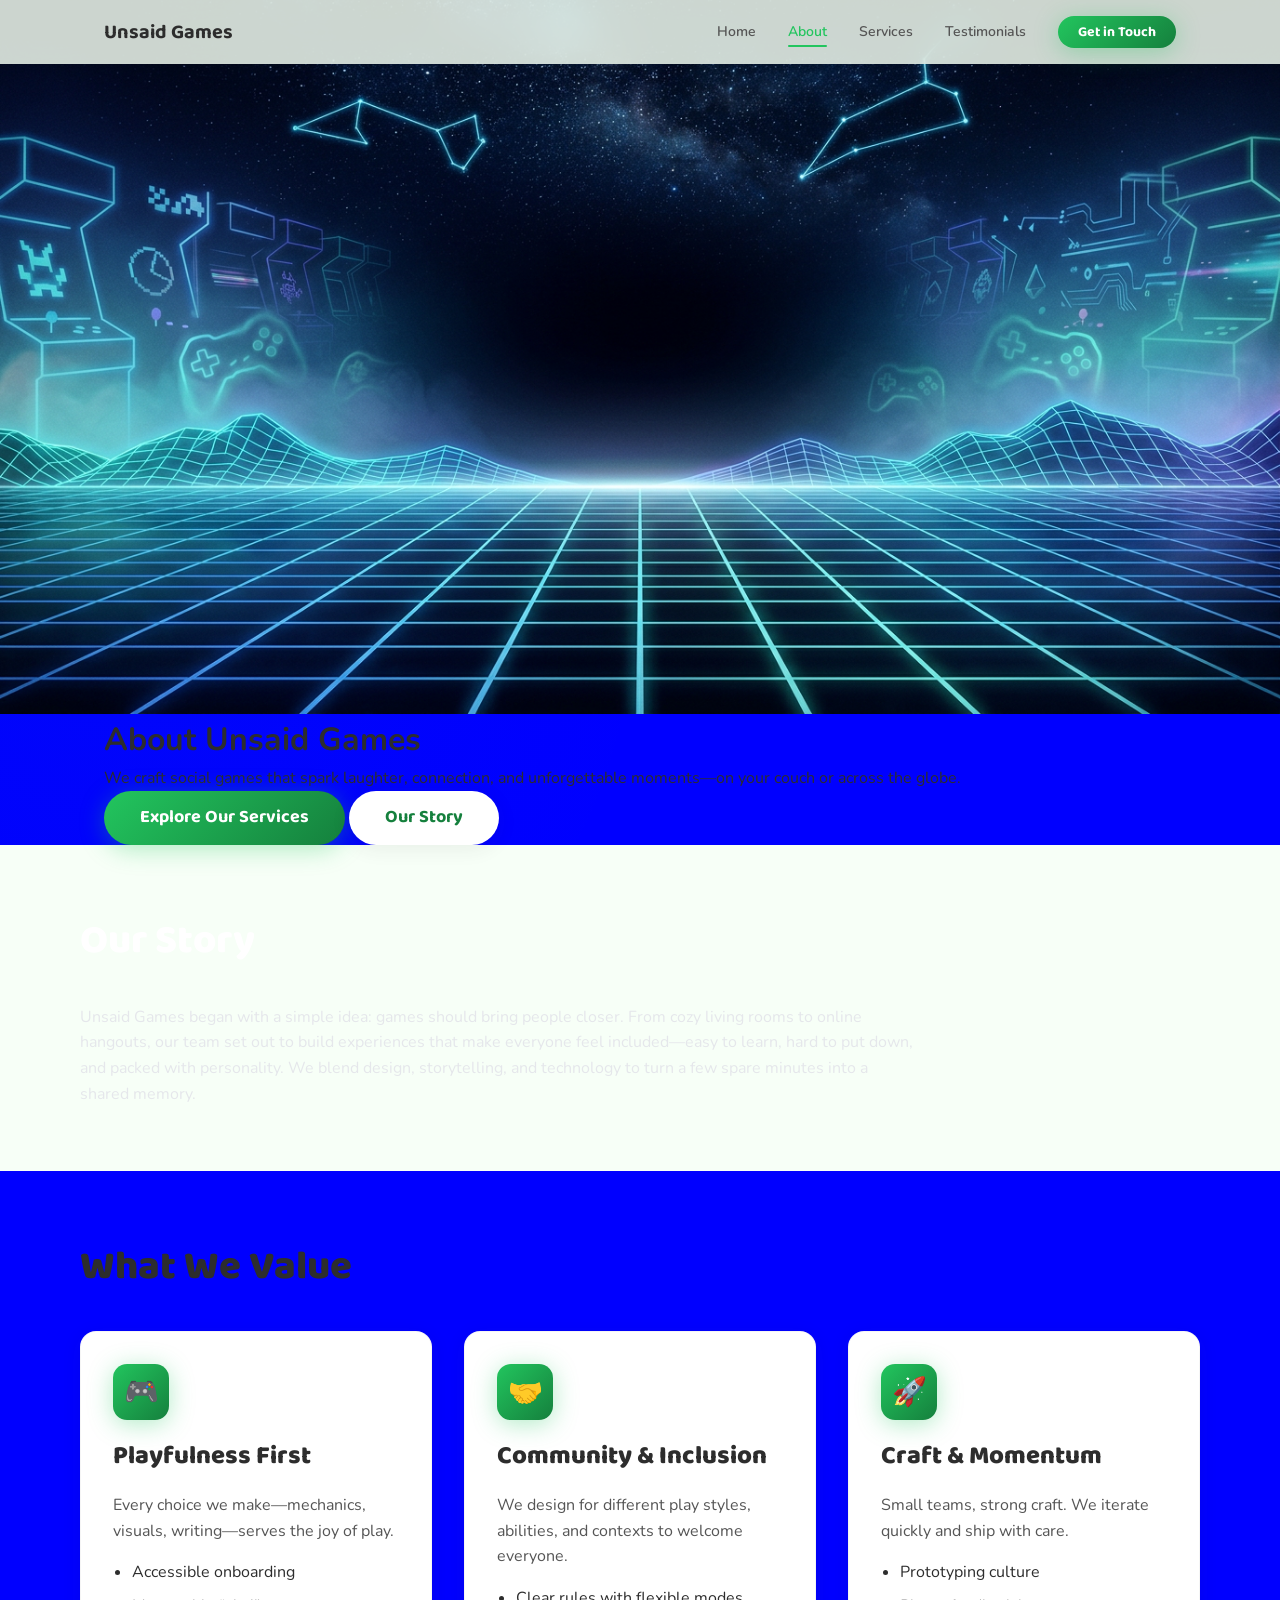
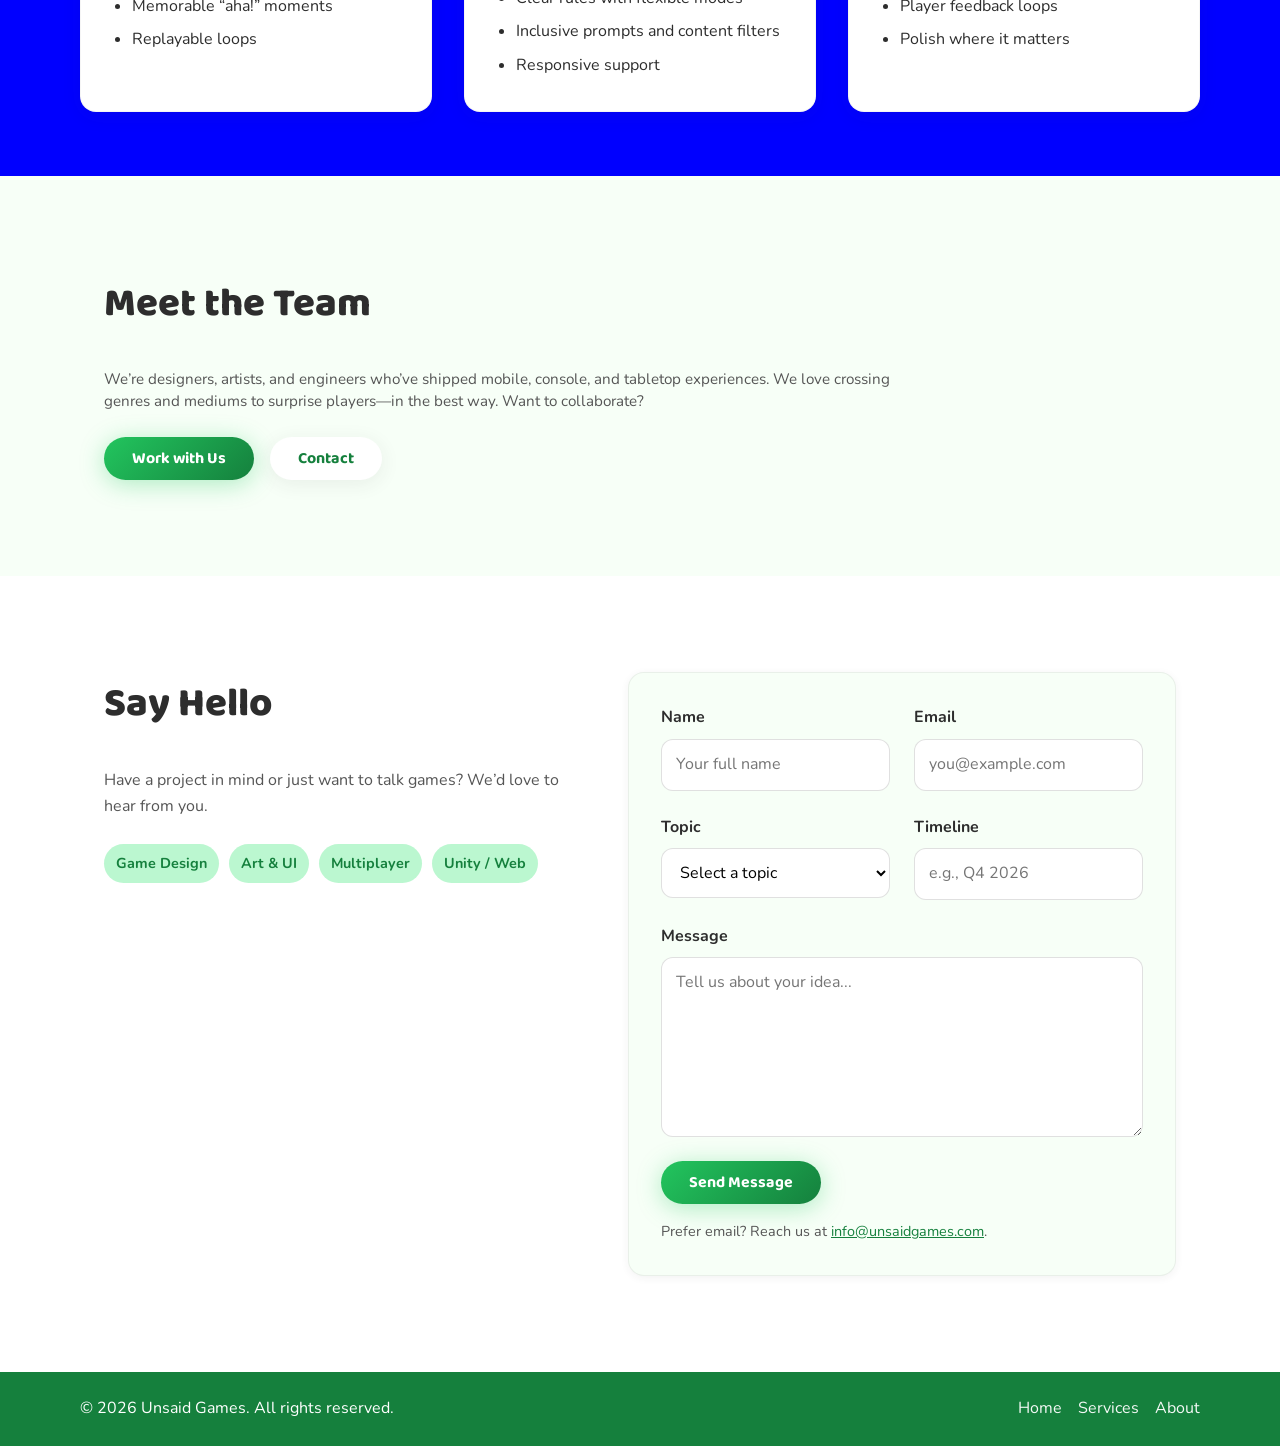
<file: about.html>
<!DOCTYPE html>
<html lang="en">
<head>
  <meta charset="UTF-8" />
  <meta name="viewport" content="width=device-width, initial-scale=1" />
  <title>About — Unsaid Games</title>
  <meta name="description" content="Learn about Unsaid Games: our mission, team, and the passion behind building joyful, social games." />
  <link href="https://fonts.googleapis.com/css2?family=Baloo+2:wght@700;800&family=Nunito:wght@400;600;700;800&display=swap" rel="stylesheet">
  <link rel="stylesheet" href="styles.css" />
</head>
<body>
  <!-- Navigation -->
  <nav id="nav" class="nav">
    <div class="container nav-inner">
      <div class="nav-logo">
        <div class="nav-brand">Unsaid Games</div>
      </div>
      <div class="nav-links" id="navLinks">
        <a href="index.html">Home</a>
        <a href="services.html">Services</a>
        <a class="btn btn-primary btn-sm" href="#contact">Get in Touch</a>
      </div>
      <button class="nav-toggle" id="navToggle" aria-label="Toggle navigation" aria-expanded="false">
        <span></span><span></span><span></span>
      </button>
    </div>
  </nav>

  <!-- Page Hero -->
  <header class="page-hero">
    <div class="container page-hero-inner">
      <h1 class="page-title">About Unsaid Games</h1>
      <p class="page-subtitle">
        We craft social games that spark laughter, connection, and unforgettable moments—on your couch or across the globe.
      </p>
      <div class="page-cta">
        <a class="btn btn-primary btn-lg" href="services.html">Explore Our Services</a>
        <a class="btn btn-white btn-lg" href="#story">Our Story</a>
      </div>
    </div>
  </header>

  <main>
    <!-- Story -->
    <section id="story" class="bg-cream-light">
      <div class="container" style="padding: 64px 0;">
        <h2 class="services-h2" style="color: #ffffff;">Our Story</h2>
        <p style="color: #E5E7EB; max-width: 840px;">
          Unsaid Games began with a simple idea: games should bring people closer. From cozy living rooms to online hangouts,
          our team set out to build experiences that make everyone feel included—easy to learn, hard to put down, and
          packed with personality. We blend design, storytelling, and technology to turn a few spare minutes into a shared memory.
        </p>
      </div>
    </section>

    <!-- Values -->
    <section>
      <div class="container" style="padding: 64px 0;">
        <h2 class="services-h2">What We Value</h2>
        <div class="service-cards" style="margin-top: 16px;">
          <article class="service-card">
            <div class="service-icon" aria-hidden="true">🎮</div>
            <h3 class="service-name">Playfulness First</h3>
            <p class="service-desc">Every choice we make—mechanics, visuals, writing—serves the joy of play.</p>
            <ul class="service-bullets">
              <li>Accessible onboarding</li>
              <li>Memorable “aha!” moments</li>
              <li>Replayable loops</li>
            </ul>
          </article>
          <article class="service-card">
            <div class="service-icon" aria-hidden="true">🤝</div>
            <h3 class="service-name">Community & Inclusion</h3>
            <p class="service-desc">We design for different play styles, abilities, and contexts to welcome everyone.</p>
            <ul class="service-bullets">
              <li>Clear rules with flexible modes</li>
              <li>Inclusive prompts and content filters</li>
              <li>Responsive support</li>
            </ul>
          </article>
          <article class="service-card">
            <div class="service-icon" aria-hidden="true">🚀</div>
            <h3 class="service-name">Craft & Momentum</h3>
            <p class="service-desc">Small teams, strong craft. We iterate quickly and ship with care.</p>
            <ul class="service-bullets">
              <li>Prototyping culture</li>
              <li>Player feedback loops</li>
              <li>Polish where it matters</li>
            </ul>
          </article>
        </div>
      </div>
    </section>

    <!-- Team Blurb -->
    <section class="services-faq">
      <div class="container">
        <h2 class="services-h2">Meet the Team</h2>
        <p class="game-desc" style="max-width: 820px;">
          We’re designers, artists, and engineers who’ve shipped mobile, console, and tabletop experiences.
          We love crossing genres and mediums to surprise players—in the best way. Want to collaborate?
        </p>
        <div class="services-cta" style="margin-top: 24px;">
          <a class="btn btn-primary" href="services.html">Work with Us</a>
          <a class="btn btn-white" href="#contact">Contact</a>
        </div>
      </div>
    </section>

    <!-- Contact -->
    <section id="contact" class="services-contact">
      <div class="container">
        <div class="contact-grid">
          <div class="contact-intro">
            <h2 class="services-h2">Say Hello</h2>
            <p>Have a project in mind or just want to talk games? We’d love to hear from you.</p>
            <div class="contact-meta">
              <span class="contact-chip">Game Design</span>
              <span class="contact-chip">Art & UI</span>
              <span class="contact-chip">Multiplayer</span>
              <span class="contact-chip">Unity / Web</span>
            </div>
          </div>
          <form class="contact-form" action="mailto:info@unsaidgames.com" method="post" enctype="text/plain">
            <div class="form-row">
              <div class="form-field">
                <label for="name">Name</label>
                <input id="name" name="Name" type="text" placeholder="Your full name" required>
              </div>
              <div class="form-field">
                <label for="email">Email</label>
                <input id="email" name="Email" type="email" placeholder="you@example.com" required>
              </div>
            </div>
            <div class="form-row">
              <div class="form-field">
                <label for="topic">Topic</label>
                <select id="topic" name="Topic" required>
                  <option value="">Select a topic</option>
                  <option>Partnership</option>
                  <option>Press</option>
                  <option>Job Inquiry</option>
                  <option>General</option>
                </select>
              </div>
              <div class="form-field">
                <label for="timeline">Timeline</label>
                <input id="timeline" name="Timeline" type="text" placeholder="e.g., Q4 2026">
              </div>
            </div>
            <div class="form-row">
              <div class="form-field full">
                <label for="message">Message</label>
                <textarea id="message" name="Message" rows="6" placeholder="Tell us about your idea..." required></textarea>
              </div>
            </div>
            <button class="btn btn-primary" type="submit">Send Message</button>
            <p class="contact-footnote">Prefer email? Reach us at <a href="mailto:info@unsaidgames.com">info@unsaidgames.com</a>.</p>
          </form>
        </div>
      </div>
    </section>
  </main>

  <footer class="footer">
    <div class="container" style="padding: 24px 0; display: flex; justify-content: space-between; align-items: center; flex-wrap: wrap; gap: 12px;">
      <div>&copy; <span id="year"></span> Unsaid Games. All rights reserved.</div>
      <div style="display: flex; gap: 16px;">
        <a href="index.html">Home</a>
        <a href="services.html">Services</a>
        <a href="about.html">About</a>
      </div>
    </div>
  </footer>

  <script src="script.js"></script>
  <script>
    document.getElementById('year').textContent = new Date().getFullYear();
  </script>
</body>
</html>
</file>
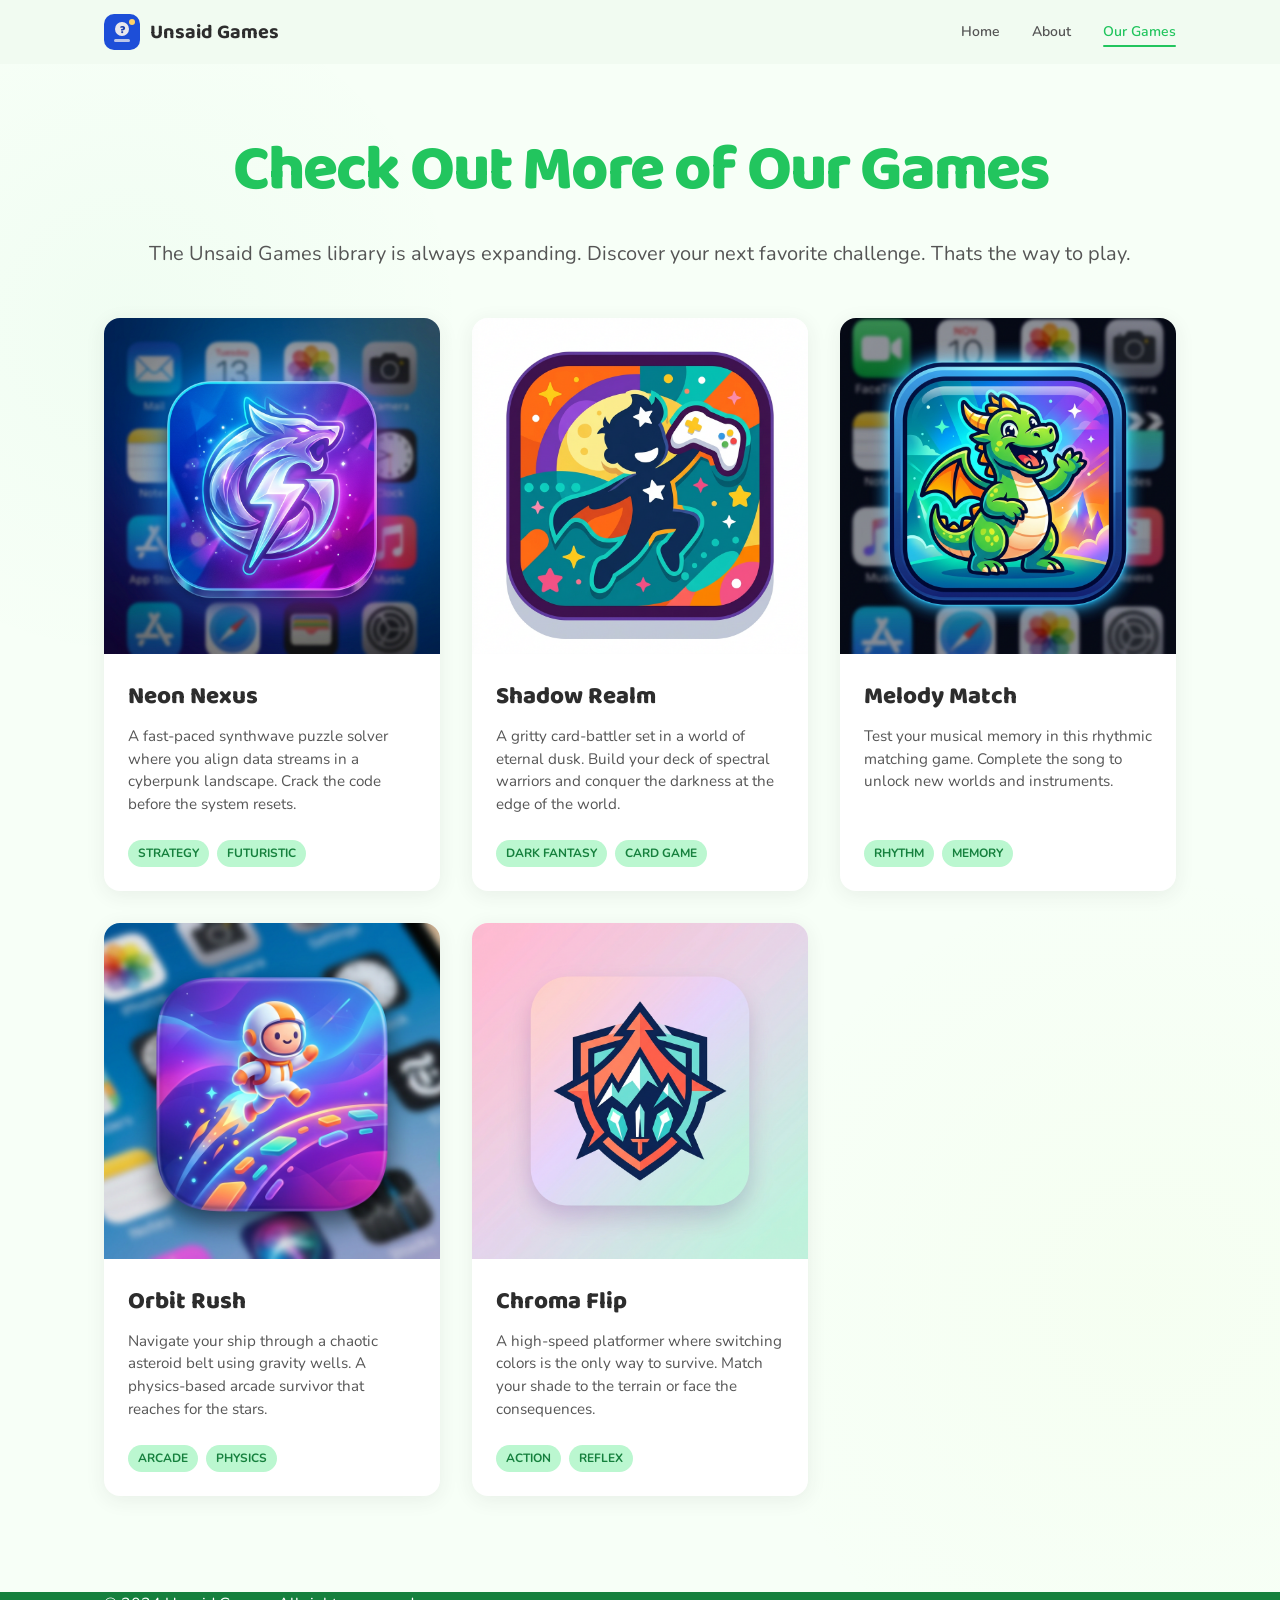
<file: games.html>
<!DOCTYPE html>
<html lang="en">
<head>
  <meta charset="UTF-8">
  <meta name="viewport" content="width=device-width, initial-scale=1.0">
  <title>Check Out More of Our Games | Unsaid Games</title>
  <link rel="preconnect" href="https://fonts.googleapis.com">
  <link rel="preconnect" href="https://fonts.gstatic.com" crossorigin>
  <link href="https://fonts.googleapis.com/css2?family=Baloo+2:wght@400;500;600;700;800&family=Nunito:wght@400;500;600;700&display=swap" rel="stylesheet">
  <link rel="stylesheet" href="styles.css">
<link rel="canonical" href="https://unsaidgame.site/games.html" />
<script type="application/ld+json">{"@context":"https://schema.org","@type":"Organization","name":"Unsaid Games","url":"https://unsaidgame.site/","logo":"https://unsaidgame.site/img/og-image.png","description":"Independent party game studio. Creator of What in the Word, a party word guessing game for 3 to 8 players."}</script>
<script type="application/ld+json">{"@context":"https://schema.org","@type":"WebSite","name":"Unsaid Games","url":"https://unsaidgame.site/"}</script>
</head>
<body class="bg-cream-light">
  <!-- Navigation -->
  <nav class="nav" id="nav">
    <div class="nav-inner container">
      <a href="/" class="nav-logo">
        <svg width="36" height="36" viewBox="0 0 36 36" fill="none" xmlns="http://www.w3.org/2000/svg" aria-label="Unsaid Games logo">
          <rect width="36" height="36" rx="10" fill="#1D4ED8"/>
          <circle cx="18" cy="15" r="7" fill="#FFF8F0" opacity="0.9"/>
          <text x="18" y="19" text-anchor="middle" font-family="'Baloo 2', cursive" font-weight="800" font-size="11" fill="#1E40AF">?</text>
          <rect x="10" y="25" width="16" height="3" rx="1.5" fill="#FFF8F0" opacity="0.7"/>
          <circle cx="28" cy="8" r="3" fill="#FFD166"/>
        </svg>
        <span class="nav-brand">Unsaid Games</span>
      </a>
      <div class="nav-links">
        <a href="/">Home</a>
        <a href="about.html">About</a>
        <a href="games.html" class="active">Our Games</a>
      </div>
    </div>
  </nav>

  <header class="section-header container" style="padding-top: 120px; text-align: center;">
    <h1 class="title-guessing" style="font-size: clamp(40px, 8vw, 64px);">Check Out More of Our Games</h1>
    <p class="section-subtitle">The Unsaid Games library is always expanding. Discover your next favorite challenge. Thats the way to play.</p>
  </header>

  <section class="section">
    <div class="container">
      <div class="games-gallery-grid">
        
        <!-- Neon Nexus -->
        <div class="game-showcase-card">
          <div class="game-logo-container">
            <img src="/public/uploads/liwc/3419d95b-7b0c-4ee6-be0f-5188ae54d925/unsaid-games-icon-1.png" alt="A sleek, modern 3D abstract mobile game icon." class="game-logo-img">
          </div>
          <div class="game-info">
            <h3 class="game-name">Neon Nexus</h3>
            <p class="game-desc">A fast-paced synthwave puzzle solver where you align data streams in a cyberpunk landscape. Crack the code before the system resets.</p>
            <div class="game-meta-tags">
              <span>Strategy</span>
              <span>Futuristic</span>
            </div>
          </div>
        </div>

        <!-- Shadow Realm -->
        <div class="game-showcase-card">
          <div class="game-logo-container">
            <img src="/public/uploads/liwc/3419d95b-7b0c-4ee6-be0f-5188ae54d925/unsaid-games-icon-2.png" alt="A colorful and friendly gaming app icon." class="game-logo-img">
          </div>
          <div class="game-info">
            <h3 class="game-name">Shadow Realm</h3>
            <p class="game-desc">A gritty card-battler set in a world of eternal dusk. Build your deck of spectral warriors and conquer the darkness at the edge of the world.</p>
            <div class="game-meta-tags">
              <span>Dark Fantasy</span>
              <span>Card Game</span>
            </div>
          </div>
        </div>

        <!-- Melody Match -->
        <div class="game-showcase-card">
          <div class="game-logo-container">
            <img src="/public/uploads/liwc/a53bd114-2b6e-4cf8-befc-9a24e1881ee5/game-app-icon.png" alt="A vibrant and modern mobile game application icon." class="game-logo-img">
          </div>
          <div class="game-info">
            <h3 class="game-name">Melody Match</h3>
            <p class="game-desc">Test your musical memory in this rhythmic matching game. Complete the song to unlock new worlds and instruments.</p>
            <div class="game-meta-tags">
              <span>Rhythm</span>
              <span>Memory</span>
            </div>
          </div>
        </div>

        <!-- Orbit Rush -->
        <div class="game-showcase-card">
          <div class="game-logo-container">
            <img src="/public/uploads/liwc/9f7d3fb0-9d15-457a-9f00-87782db0b585/game-icon-1.png" alt="A colorful minimalist professional mobile game app icon." class="game-logo-img">
          </div>
          <div class="game-info">
            <h3 class="game-name">Orbit Rush</h3>
            <p class="game-desc">Navigate your ship through a chaotic asteroid belt using gravity wells. A physics-based arcade survivor that reaches for the stars.</p>
            <div class="game-meta-tags">
              <span>Arcade</span>
              <span>Physics</span>
            </div>
          </div>
        </div>

        <!-- Chroma Flip -->
        <div class="game-showcase-card">
          <div class="game-logo-container">
            <img src="/public/uploads/liwc/9f7d3fb0-9d15-457a-9f00-87782db0b585/game-icon-2.png" alt="A flat design vector art style mobile game icon." class="game-logo-img">
          </div>
          <div class="game-info">
            <h3 class="game-name">Chroma Flip</h3>
            <p class="game-desc">A high-speed platformer where switching colors is the only way to survive. Match your shade to the terrain or face the consequences.</p>
            <div class="game-meta-tags">
              <span>Action</span>
              <span>Reflex</span>
            </div>
          </div>
        </div>

      </div>
    </div>
  </section>

  <footer class="footer">
    <div class="container footer-inner">
      <p>&copy; 2024 Unsaid Games. All rights reserved.</p>
    </div>
  </footer>
</body>
</html>
</file>
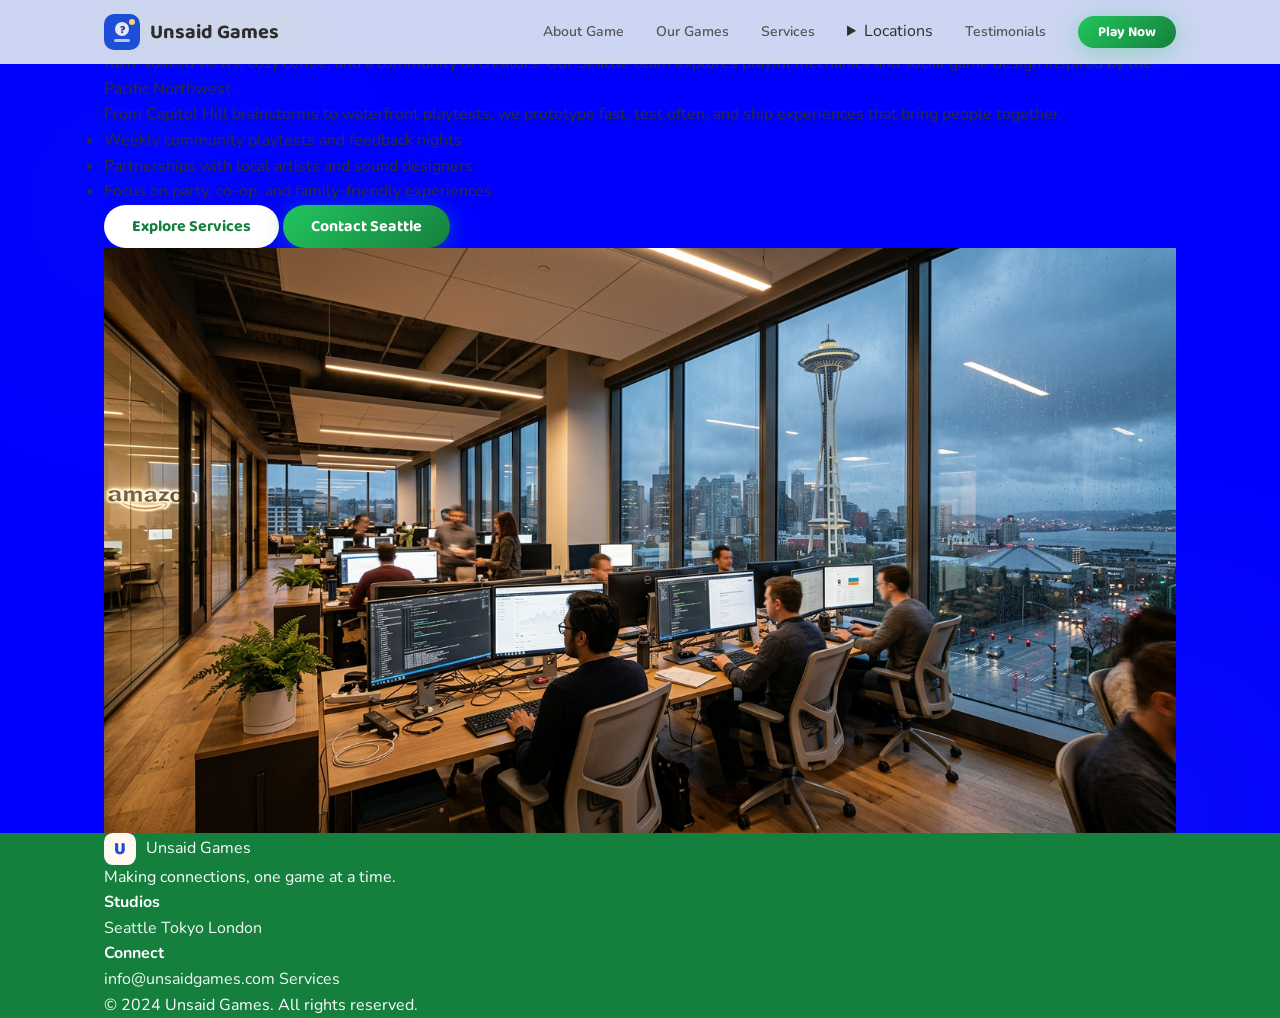
<file: location-seattle.html>
<!DOCTYPE html>
<html lang="en">
<head>
  <meta charset="UTF-8">
  <meta name="viewport" content="width=device-width, initial-scale=1.0">
  <title>Seattle Studio | Unsaid Games</title>
  <meta name="description" content="Visit Unsaid Games in Seattle. Our Pacific Northwest studio builds playful prototypes, hosts community playtests, and collaborates with local talent.">
  <link rel="preconnect" href="https://fonts.googleapis.com">
  <link rel="preconnect" href="https://fonts.gstatic.com" crossorigin>
  <link href="https://fonts.googleapis.com/css2?family=Baloo+2:wght@400;500;600;700;800&family=Nunito:wght@400;500;600;700&display=swap" rel="stylesheet">
  <link rel="stylesheet" href="styles.css">
  <link rel="canonical" href="https://unsaidgame.site/location-seattle.html" />
</head>
<body>
  <!-- Navigation -->
  <nav class="nav" id="nav">
    <div class="nav-inner container">
      <a href="/" class="nav-logo">
        <svg width="36" height="36" viewBox="0 0 36 36" fill="none" xmlns="http://www.w3.org/2000/svg" aria-label="Unsaid Games logo">
          <rect width="36" height="36" rx="10" fill="#1D4ED8"/>
          <circle cx="18" cy="15" r="7" fill="#FFF8F0" opacity="0.9"/>
          <text x="18" y="19" text-anchor="middle" font-family="'Baloo 2', cursive" font-weight="800" font-size="11" fill="#1E40AF">?</text>
          <rect x="10" y="25" width="16" height="3" rx="1.5" fill="#FFF8F0" opacity="0.7"/>
          <circle cx="28" cy="8" r="3" fill="#FFD166"/>
        </svg>
        <span class="nav-brand">Unsaid Games</span>
      </a>
      <div class="nav-links" id="navLinks">
        <a href="about.html">About Game</a>
        <a href="games.html">Our Games</a>
        <a href="services.html">Services</a>
        <details class="nav-dropdown">
          <summary>Locations</summary>
          <div class="nav-dropdown-menu">
            <a href="location-seattle.html">Seattle</a>
            <a href="location-tokyo.html">Tokyo</a>
            <a href="location-london.html">London</a>
          </div>
        </details>
        <a href="testimonials.html">Testimonials</a>
        <a href="https://clue-whisper-party.lovable.app" class="btn btn-sm btn-primary" target="_blank" rel="noopener noreferrer">Play Now</a>
      </div>
      <button class="nav-toggle" id="navToggle" aria-label="Toggle menu">
        <span></span>
        <span></span>
        <span></span>
      </button>
    </div>
  </nav>

  <!-- Location Hero -->
  <header class="location-hero">
    <div class="container location-grid">
      <div class="location-content">
        <h1 class="location-title">Seattle Studio</h1>
        <p class="location-subtitle">Rain-soaked views, cozy coffee, and a community of creators. Our Seattle team explores playful mechanics and social game design inspired by the Pacific Northwest.</p>
        <p>From Capitol Hill brainstorms to waterfront playtests, we prototype fast, test often, and ship experiences that bring people together.</p>
        <ul class="location-bullets">
          <li>Weekly community playtests and feedback nights</li>
          <li>Partnerships with local artists and sound designers</li>
          <li>Focus on party, co-op, and family-friendly experiences</li>
        </ul>
        <div class="location-cta">
          <a href="services.html" class="btn btn-white">Explore Services</a>
          <a href="mailto:info@unsaidgames.com" class="btn btn-primary">Contact Seattle</a>
        </div>
      </div>
      <div class="location-photo">
        <img src="/public/uploads/liwc/3c352184-fa7c-469d-870c-f15c66579379/seattle-office.png" alt="Modern game studio office in Seattle with a view of the Space Needle.">
      </div>
    </div>
  </header>

  <!-- Footer -->
  <footer class="footer">
    <div class="container footer-inner">
      <div class="footer-brand">
        <div class="nav-logo">
          <svg width="32" height="32" viewBox="0 0 36 36" fill="none" xmlns="http://www.w3.org/2000/svg">
            <rect width="36" height="36" rx="10" fill="#FFF8F0"/>
            <text x="18" y="24" text-anchor="middle" font-family="'Baloo 2', cursive" font-weight="800" font-size="20" fill="#1D4ED8">U</text>
          </svg>
          <span class="footer-title">Unsaid Games</span>
        </div>
        <p class="footer-tagline">Making connections, one game at a time.</p>
      </div>
      <div class="footer-links">
        <div class="footer-col">
          <h4 class="footer-col-title">Studios</h4>
          <a href="location-seattle.html">Seattle</a>
          <a href="location-tokyo.html">Tokyo</a>
          <a href="location-london.html">London</a>
        </div>
        <div class="footer-col">
          <h4 class="footer-col-title">Connect</h4>
          <a href="mailto:info@unsaidgames.com">info@unsaidgames.com</a>
          <a href="services.html">Services</a>
        </div>
      </div>
    </div>
    <div class="footer-bottom container">
      <p>&copy; 2024 Unsaid Games. All rights reserved.</p>
    </div>
  </footer>

  <script src="script.js"></script>
</body>
</html>
</file>
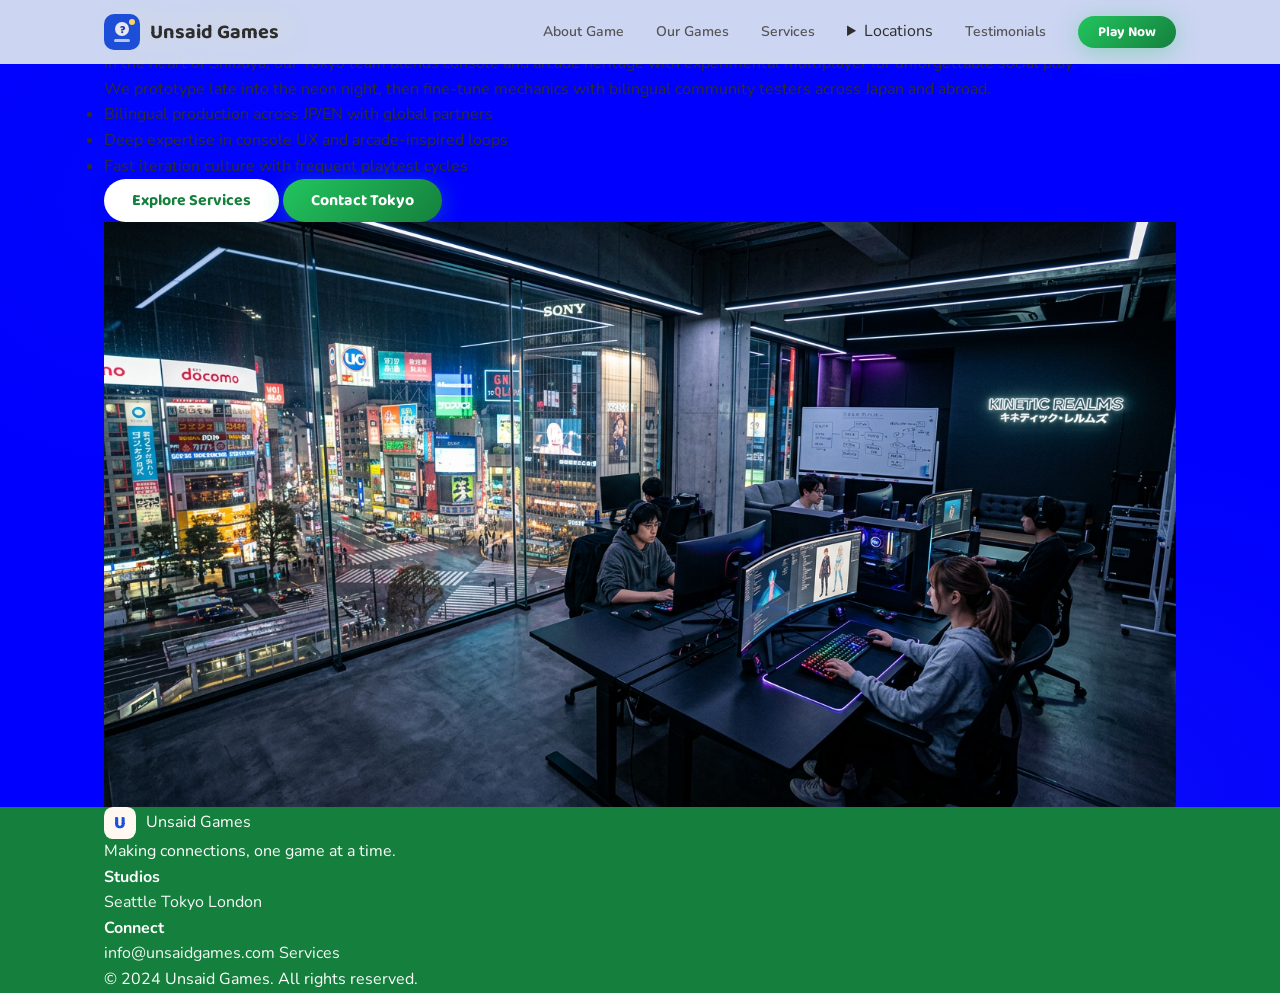
<file: location-tokyo.html>
<!DOCTYPE html>
<html lang="en">
<head>
  <meta charset="UTF-8">
  <meta name="viewport" content="width=device-width, initial-scale=1.0">
  <title>Tokyo Studio | Unsaid Games</title>
  <meta name="description" content="Discover Unsaid Games in Tokyo. Our Shibuya studio blends console and arcade heritage with cutting-edge tech for bold social play.">
  <link rel="preconnect" href="https://fonts.googleapis.com">
  <link rel="preconnect" href="https://fonts.gstatic.com" crossorigin>
  <link href="https://fonts.googleapis.com/css2?family=Baloo+2:wght@400;500;600;700;800&family=Nunito:wght@400;500;600;700&display=swap" rel="stylesheet">
  <link rel="stylesheet" href="styles.css">
  <link rel="canonical" href="https://unsaidgame.site/location-tokyo.html" />
</head>
<body>
  <!-- Navigation -->
  <nav class="nav" id="nav">
    <div class="nav-inner container">
      <a href="/" class="nav-logo">
        <svg width="36" height="36" viewBox="0 0 36 36" fill="none" xmlns="http://www.w3.org/2000/svg" aria-label="Unsaid Games logo">
          <rect width="36" height="36" rx="10" fill="#1D4ED8"/>
          <circle cx="18" cy="15" r="7" fill="#FFF8F0" opacity="0.9"/>
          <text x="18" y="19" text-anchor="middle" font-family="'Baloo 2', cursive" font-weight="800" font-size="11" fill="#1E40AF">?</text>
          <rect x="10" y="25" width="16" height="3" rx="1.5" fill="#FFF8F0" opacity="0.7"/>
          <circle cx="28" cy="8" r="3" fill="#FFD166"/>
        </svg>
        <span class="nav-brand">Unsaid Games</span>
      </a>
      <div class="nav-links" id="navLinks">
        <a href="about.html">About Game</a>
        <a href="games.html">Our Games</a>
        <a href="services.html">Services</a>
        <details class="nav-dropdown">
          <summary>Locations</summary>
          <div class="nav-dropdown-menu">
            <a href="location-seattle.html">Seattle</a>
            <a href="location-tokyo.html">Tokyo</a>
            <a href="location-london.html">London</a>
          </div>
        </details>
        <a href="testimonials.html">Testimonials</a>
        <a href="https://clue-whisper-party.lovable.app" class="btn btn-sm btn-primary" target="_blank" rel="noopener noreferrer">Play Now</a>
      </div>
      <button class="nav-toggle" id="navToggle" aria-label="Toggle menu">
        <span></span>
        <span></span>
        <span></span>
      </button>
    </div>
  </nav>

  <!-- Location Hero -->
  <header class="location-hero">
    <div class="container location-grid">
      <div class="location-content">
        <h1 class="location-title">Tokyo Studio</h1>
        <p class="location-subtitle">In the heart of Shibuya, our Tokyo team blends console and arcade heritage with experimental multiplayer for unforgettable social play.</p>
        <p>We prototype late into the neon night, then fine‑tune mechanics with bilingual community testers across Japan and abroad.</p>
        <ul class="location-bullets">
          <li>Bilingual production across JP/EN with global partners</li>
          <li>Deep expertise in console UX and arcade‑inspired loops</li>
          <li>Fast iteration culture with frequent playtest cycles</li>
        </ul>
        <div class="location-cta">
          <a href="services.html" class="btn btn-white">Explore Services</a>
          <a href="mailto:info@unsaidgames.com" class="btn btn-primary">Contact Tokyo</a>
        </div>
      </div>
      <div class="location-photo">
        <img src="/public/uploads/liwc/3c352184-fa7c-469d-870c-f15c66579379/tokyo-studio.png" alt="High-tech creative studio located in the heart of Tokyo.">
      </div>
    </div>
  </header>

  <!-- Footer -->
  <footer class="footer">
    <div class="container footer-inner">
      <div class="footer-brand">
        <div class="nav-logo">
          <svg width="32" height="32" viewBox="0 0 36 36" fill="none" xmlns="http://www.w3.org/2000/svg">
            <rect width="36" height="36" rx="10" fill="#FFF8F0"/>
            <text x="18" y="24" text-anchor="middle" font-family="'Baloo 2', cursive" font-weight="800" font-size="20" fill="#1D4ED8">U</text>
          </svg>
          <span class="footer-title">Unsaid Games</span>
        </div>
        <p class="footer-tagline">Making connections, one game at a time.</p>
      </div>
      <div class="footer-links">
        <div class="footer-col">
          <h4 class="footer-col-title">Studios</h4>
          <a href="location-seattle.html">Seattle</a>
          <a href="location-tokyo.html">Tokyo</a>
          <a href="location-london.html">London</a>
        </div>
        <div class="footer-col">
          <h4 class="footer-col-title">Connect</h4>
          <a href="mailto:info@unsaidgames.com">info@unsaidgames.com</a>
          <a href="services.html">Services</a>
        </div>
      </div>
    </div>
    <div class="footer-bottom container">
      <p>&copy; 2024 Unsaid Games. All rights reserved.</p>
    </div>
  </footer>

  <script src="script.js"></script>
</body>
</html>
</file>
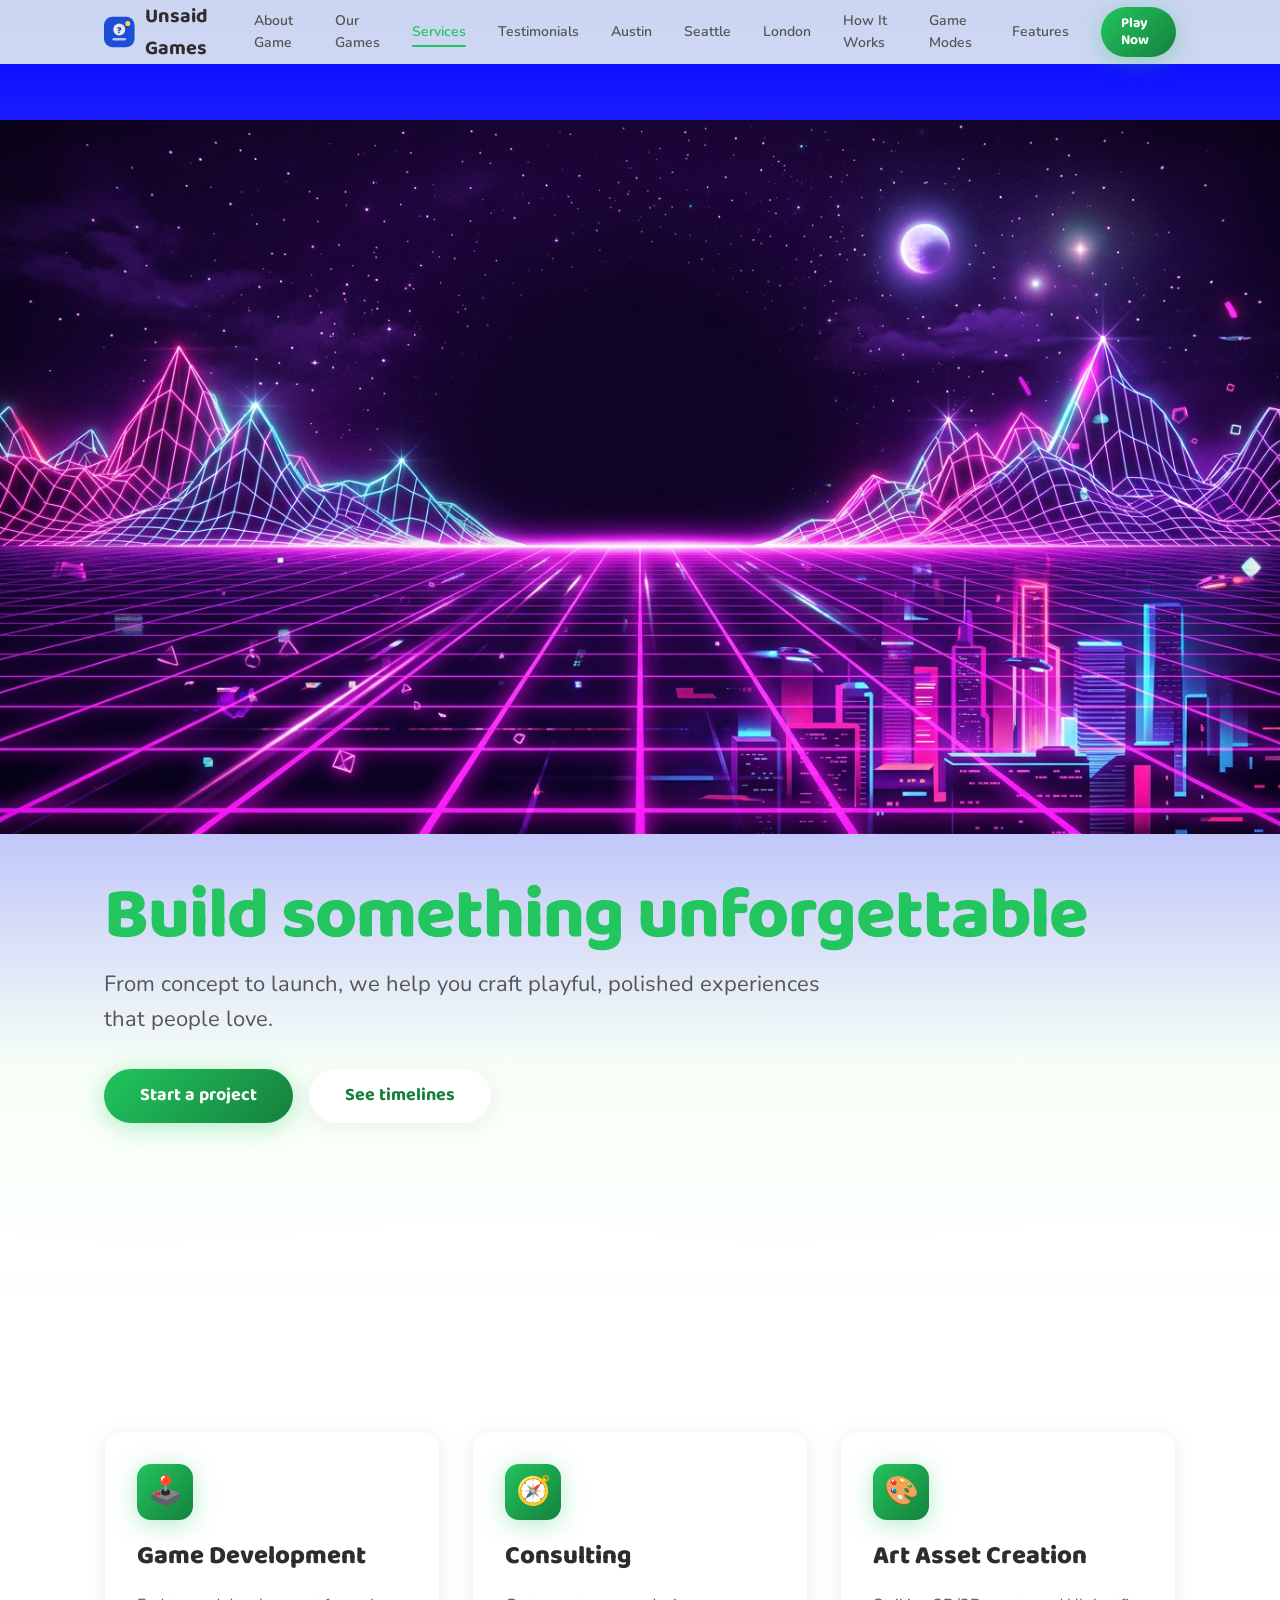
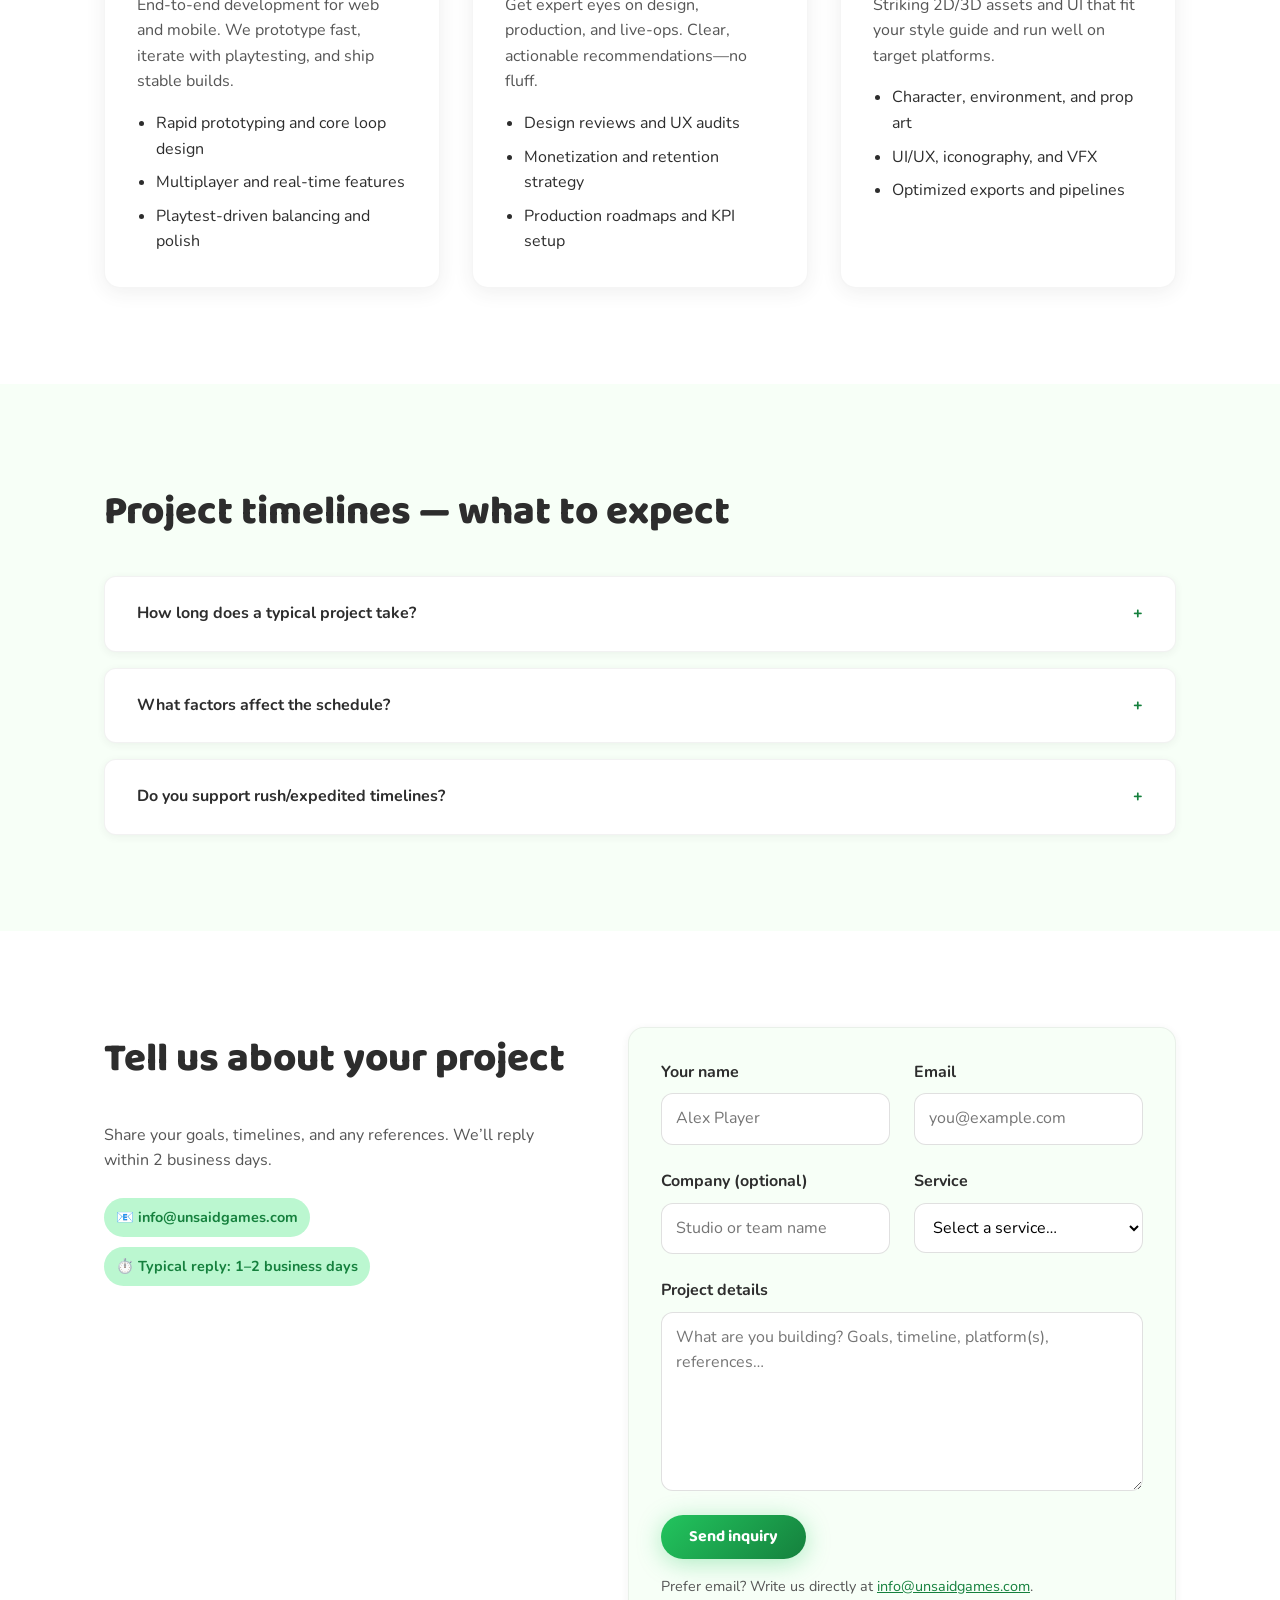
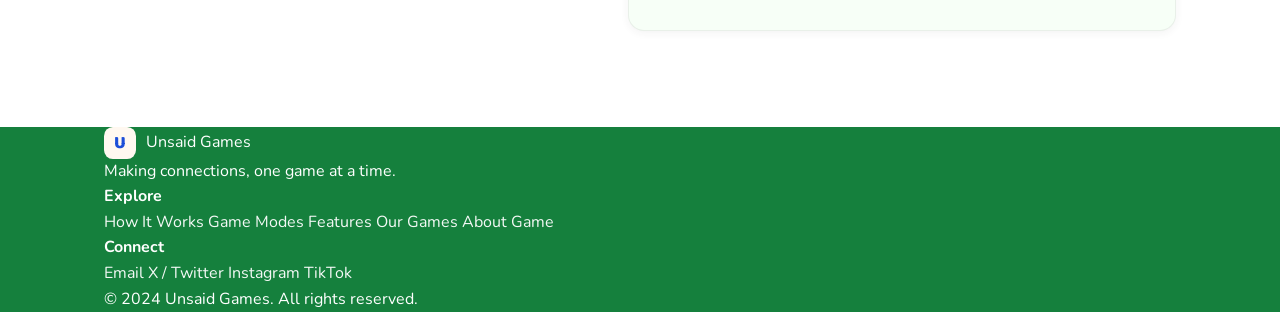
<file: services.html>
<!DOCTYPE html>
<html lang="en">
<head>
  <meta charset="UTF-8">
  <meta name="viewport" content="width=device-width, initial-scale=1.0">
  <title>Services | Unsaid Games — Game Development, Consulting, Art Asset Creation</title>
  <meta name="description" content="Explore Unsaid Games services: Game Development, Consulting, and Art Asset Creation. Get expert help from prototype to launch. Contact us at info@unsaidgames.com.">
  <meta property="og:title" content="Unsaid Games Services">
  <meta property="og:description" content="Game Development, Consulting, and Art Asset Creation tailored to your project timeline and goals.">
  <meta property="og:type" content="website">
  <link rel="preconnect" href="https://fonts.googleapis.com">
  <link rel="preconnect" href="https://fonts.gstatic.com" crossorigin>
  <link href="https://fonts.googleapis.com/css2?family=Baloo+2:wght@400;500;600;700;800&family=Nunito:wght@400;500;600;700&display=swap" rel="stylesheet">
  <link rel="stylesheet" href="styles.css">
  <link rel="canonical" href="https://unsaidgame.site/services.html" />
</head>
<body>
  <!-- Navigation -->
  <nav class="nav" id="nav">
    <div class="nav-inner container">
      <a href="/" class="nav-logo">
        <svg width="36" height="36" viewBox="0 0 36 36" fill="none" xmlns="http://www.w3.org/2000/svg" aria-label="Unsaid Games logo">
          <rect width="36" height="36" rx="10" fill="#1D4ED8"/>
          <circle cx="18" cy="15" r="7" fill="#FFF8F0" opacity="0.9"/>
          <text x="18" y="19" text-anchor="middle" font-family="'Baloo 2', cursive" font-weight="800" font-size="11" fill="#1E40AF">?</text>
          <rect x="10" y="25" width="16" height="3" rx="1.5" fill="#FFF8F0" opacity="0.7"/>
          <circle cx="28" cy="8" r="3" fill="#FFD166"/>
        </svg>
        <span class="nav-brand">Unsaid Games</span>
      </a>
      <div class="nav-links" id="navLinks">
        <a href="about.html">About Game</a>
        <a href="games.html">Our Games</a>
        <a href="services.html" class="active">Services</a>
        <a href="locations/austin.html">Austin</a>
        <a href="locations/seattle.html">Seattle</a>
        <a href="locations/london.html">London</a>
        <a href="index.html#how-it-works">How It Works</a>
        <a href="index.html#game-modes">Game Modes</a>
        <a href="index.html#features">Features</a>
        <a href="https://clue-whisper-party.lovable.app" class="btn btn-sm btn-primary" target="_blank" rel="noopener noreferrer">Play Now</a>
      </div>
      <button class="nav-toggle" id="navToggle" aria-label="Toggle menu">
        <span></span>
        <span></span>
        <span></span>
      </button>
    </div>
  </nav>

  <!-- Services Hero -->
  <header class="services-hero">
    <div class="container services-hero-inner">
      <div class="services-hero-text">
        <h1 class="services-title">Build something unforgettable</h1>
        <p class="services-subtitle">From concept to launch, we help you craft playful, polished experiences that people love.</p>
        <div class="services-cta">
          <a href="#contact" class="btn btn-primary btn-lg">Start a project</a>
          <a href="#faq" class="btn btn-white btn-lg">See timelines</a>
        </div>
      </div>
    </div>
    <div class="services-hero-wave" aria-hidden="true">
      <svg viewBox="0 0 1440 100" fill="none" xmlns="http://www.w3.org/2000/svg" preserveAspectRatio="none">
        <path d="M0 60C240 100 480 20 720 60C960 100 1200 20 1440 60V100H0V60Z" fill="#ffffff"/>
      </svg>
    </div>
  </header>

  <!-- Services Cards -->
  <section class="services-section">
    <div class="container">
      <div class="service-cards">
        <article class="service-card">
          <div class="service-icon" aria-hidden="true">🕹️</div>
          <h2 class="service-name">Game Development</h2>
          <p class="service-desc">End-to-end development for web and mobile. We prototype fast, iterate with playtesting, and ship stable builds.</p>
          <ul class="service-bullets">
            <li>Rapid prototyping and core loop design</li>
            <li>Multiplayer and real-time features</li>
            <li>Playtest-driven balancing and polish</li>
          </ul>
        </article>

        <article class="service-card">
          <div class="service-icon" aria-hidden="true">🧭</div>
          <h2 class="service-name">Consulting</h2>
          <p class="service-desc">Get expert eyes on design, production, and live-ops. Clear, actionable recommendations—no fluff.</p>
          <ul class="service-bullets">
            <li>Design reviews and UX audits</li>
            <li>Monetization and retention strategy</li>
            <li>Production roadmaps and KPI setup</li>
          </ul>
        </article>

        <article class="service-card">
          <div class="service-icon" aria-hidden="true">🎨</div>
          <h2 class="service-name">Art Asset Creation</h2>
          <p class="service-desc">Striking 2D/3D assets and UI that fit your style guide and run well on target platforms.</p>
          <ul class="service-bullets">
            <li>Character, environment, and prop art</li>
            <li>UI/UX, iconography, and VFX</li>
            <li>Optimized exports and pipelines</li>
          </ul>
        </article>
      </div>
    </div>
  </section>

  <!-- FAQ -->
  <section class="services-faq" id="faq">
    <div class="container">
      <h2 class="services-h2">Project timelines — what to expect</h2>
      <div class="faq-list">
        <details class="faq-item">
          <summary>
            <span>How long does a typical project take?</span>
            <span class="faq-icon" aria-hidden="true">+</span>
          </summary>
          <div class="faq-body">
            <p>Timelines vary by scope. As a baseline:</p>
            <ul>
              <li>Game Development: 6–12 weeks for a polished prototype; 3–6+ months for full production.</li>
              <li>Consulting: 1–2 weeks for an audit and report; ongoing advisory available monthly.</li>
              <li>Art Asset Creation: 1–4 weeks depending on volume and style exploration.</li>
            </ul>
          </div>
        </details>

        <details class="faq-item">
          <summary>
            <span>What factors affect the schedule?</span>
            <span class="faq-icon" aria-hidden="true">+</span>
          </summary>
          <div class="faq-body">
            <p>Scope clarity, feedback turnaround time, technical complexity (e.g., netcode), and platform requirements are the biggest drivers. We’ll align on milestones and dependencies up front.</p>
          </div>
        </details>

        <details class="faq-item">
          <summary>
            <span>Do you support rush/expedited timelines?</span>
            <span class="faq-icon" aria-hidden="true">+</span>
          </summary>
          <div class="faq-body">
            <p>Yes. We offer expedited options when capacity allows. Rush work may include a premium to cover after-hours and parallel staffing. Tell us your deadline and we’ll propose a realistic plan.</p>
          </div>
        </details>
      </div>
    </div>
  </section>

  <!-- Contact -->
  <section class="services-contact" id="contact">
    <div class="container contact-grid">
      <div class="contact-intro">
        <h2 class="services-h2">Tell us about your project</h2>
        <p>Share your goals, timelines, and any references. We’ll reply within 2 business days.</p>
        <div class="contact-meta">
          <div class="contact-chip">📧 info@unsaidgames.com</div>
          <div class="contact-chip">⏱️ Typical reply: 1–2 business days</div>
        </div>
      </div>
      <form class="contact-form" action="mailto:info@unsaidgames.com" method="POST" enctype="text/plain">
        <input type="hidden" name="Subject" value="New services inquiry from Unsaid Games website">
        <div class="form-row">
          <div class="form-field">
            <label for="name">Your name</label>
            <input type="text" id="name" name="Name" placeholder="Alex Player" required>
          </div>
          <div class="form-field">
            <label for="email">Email</label>
            <input type="email" id="email" name="Email" placeholder="you@example.com" required>
          </div>
        </div>
        <div class="form-row">
          <div class="form-field">
            <label for="company">Company (optional)</label>
            <input type="text" id="company" name="Company" placeholder="Studio or team name">
          </div>
          <div class="form-field">
            <label for="service">Service</label>
            <select id="service" name="Service" required>
              <option value="">Select a service…</option>
              <option>Game Development</option>
              <option>Consulting</option>
              <option>Art Asset Creation</option>
            </select>
          </div>
        </div>
        <div class="form-row">
          <div class="form-field full">
            <label for="message">Project details</label>
            <textarea id="message" name="Message" rows="6" placeholder="What are you building? Goals, timeline, platform(s), references…" required></textarea>
          </div>
        </div>
        <button type="submit" class="btn btn-primary">Send inquiry</button>
        <p class="contact-footnote">Prefer email? Write us directly at <a href="mailto:info@unsaidgames.com">info@unsaidgames.com</a>.</p>
      </form>
    </div>
  </section>

  <!-- Footer -->
  <footer class="footer">
    <div class="container footer-inner">
      <div class="footer-brand">
        <div class="nav-logo">
          <svg width="32" height="32" viewBox="0 0 36 36" fill="none" xmlns="http://www.w3.org/2000/svg">
            <rect width="36" height="36" rx="10" fill="#FFF8F0"/>
            <text x="18" y="24" text-anchor="middle" font-family="'Baloo 2', cursive" font-weight="800" font-size="20" fill="#1D4ED8">U</text>
          </svg>
          <span class="footer-title">Unsaid Games</span>
        </div>
        <p class="footer-tagline">Making connections, one game at a time.</p>
      </div>
      <div class="footer-links">
        <div class="footer-col">
          <h4 class="footer-col-title">Explore</h4>
          <a href="index.html#how-it-works">How It Works</a>
          <a href="index.html#game-modes">Game Modes</a>
          <a href="index.html#features">Features</a>
          <a href="games.html">Our Games</a>
          <a href="about.html">About Game</a>
        </div>
        <div class="footer-col">
          <h4 class="footer-col-title">Connect</h4>
          <a href="mailto:info@unsaidgames.com">Email</a>
          <a href="#">X / Twitter</a>
          <a href="#">Instagram</a>
          <a href="#">TikTok</a>
        </div>
      </div>
    </div>
    <div class="footer-bottom container">
      <p>&copy; 2024 Unsaid Games. All rights reserved.</p>
    </div>
  </footer>

  <script src="script.js"></script>
</body>
</html>
</file>
<file: styles.css>
/* ========================================
   Unsaid Games — You Word Never Guess Landing Page
   ======================================== */

/* --- Reset & Base --- */
*, *::before, *::after {
  margin: 0;
  padding: 0;
  box-sizing: border-box;
}

:root {
  /* Colors */
  --cream: #0000FF;
  --cream-light: #F7FFF7;
  --orange: #22C55E;
  --orange-dark: #15803D;
  --orange-light: #BBF7D0;
  /* Accents */
  --purple: #166534;
  --purple-light: #86EFAC;
  --yellow: #CCF666;
  --yellow-light: #E7FFB1;
  --charcoal: #2D2D2D;
  --charcoal-light: #555555;
  --white: #ffffff;

  /* Typography */
  --font-display: 'Baloo 2', cursive;
  --font-body: 'Nunito', sans-serif;

  /* Spacing */
  --space-xs: 4px;
  --space-sm: 8px;
  --space-md: 16px;
  --space-lg: 24px;
  --space-xl: 32px;
  --space-2xl: 48px;
  --space-3xl: 64px;
  --space-4xl: 96px;

  /* Shadows */
  --shadow-sm: 0 2px 8px rgba(45,45,45,0.06);
  --shadow-md: 0 4px 20px rgba(45,45,45,0.08);
  --shadow-lg: 0 8px 40px rgba(45,45,45,0.10);
  --shadow-orange: 0 4px 24px rgba(34,197,94,0.35);

  /* Radius */
  --radius-sm: 8px;
  --radius-md: 12px;
  --radius-lg: 16px;
  --radius-xl: 24px;
  --radius-full: 9999px;
}

html {
  scroll-behavior: smooth;
  -webkit-font-smoothing: antialiased;
  -moz-osx-font-smoothing: grayscale;
}

body {
  font-family: var(--font-body);
  font-size: 16px;
  line-height: 1.6;
  color: var(--charcoal);
  background-color: var(--cream);
  overflow-x: hidden;
  background-image: 
    radial-gradient(circle at 10% 20%, rgba(34, 197, 94, 0.03) 0%, transparent 20%),
    radial-gradient(circle at 90% 80%, rgba(204, 246, 102, 0.04) 0%, transparent 25%);
}

img { max-width: 100%; display: block; }
a { color: inherit; text-decoration: none; }

.container {
  max-width: 1120px;
  margin: 0 auto;
  padding: 0 var(--space-lg);
}

/* --- Buttons --- */
.btn {
  display: inline-flex;
  align-items: center;
  gap: 8px;
  font-family: var(--font-display);
  font-weight: 700;
  font-size: 16px;
  padding: 12px 28px;
  border-radius: var(--radius-full);
  border: none;
  cursor: pointer;
  transition: all 0.3s cubic-bezier(0.34, 1.56, 0.64, 1);
  text-decoration: none;
  line-height: 1.2;
}

.btn-primary {
  background: linear-gradient(135deg, var(--orange) 0%, var(--orange-dark) 100%);
  color: var(--white);
  box-shadow: var(--shadow-orange);
}

.btn-primary:hover {
  transform: translateY(-2px) scale(1.03);
  box-shadow: 0 6px 30px rgba(34,197,94,0.45);
}

.btn-white {
  background: var(--white);
  color: var(--orange-dark);
  box-shadow: var(--shadow-md);
}

.btn-white:hover {
  transform: translateY(-2px) scale(1.03);
  box-shadow: var(--shadow-lg);
}

.btn-lg {
  font-size: 18px;
  padding: 16px 36px;
}

.btn-sm {
  font-size: 14px;
  padding: 8px 20px;
}

/* --- Navigation --- */
.nav {
  position: fixed;
  top: 0;
  left: 0;
  right: 0;
  z-index: 100;
  background: rgba(240,251,240,0.85);
  backdrop-filter: blur(16px);
  -webkit-backdrop-filter: blur(16px);
  transition: transform 0.3s ease, box-shadow 0.3s ease;
}

.nav--scrolled {
  box-shadow: var(--shadow-sm);
}

.nav--hidden {
  transform: translateY(-100%);
}

.nav-inner {
  display: flex;
  align-items: center;
  justify-content: space-between;
  height: 64px;
}

.nav-logo {
  display: flex;
  align-items: center;
  gap: 10px;
}

.nav-brand {
  font-family: var(--font-display);
  font-weight: 700;
  font-size: 20px;
  color: var(--charcoal);
}

.nav-links {
  display: flex;
  align-items: center;
  gap: var(--space-xl);
}

.nav-links a:not(.btn) {
  font-family: var(--font-body);
  font-weight: 600;
  font-size: 14px;
  color: var(--charcoal-light);
  transition: color 0.2s ease;
  position: relative;
}

.nav-links a.active {
  color: var(--orange);
}

.nav-links a:not(.btn):hover {
  color: var(--orange);
}

.nav-links a:not(.btn)::after {
  content: '';
  position: absolute;
  bottom: -4px;
  left: 0;
  width: 0;
  height: 2px;
  background: var(--orange);
  border-radius: 1px;
  transition: width 0.3s ease;
}

.nav-links a:not(.btn):hover::after,
.nav-links a.active::after {
  width: 100%;
}

.nav-toggle {
  display: none;
  flex-direction: column;
  gap: 5px;
  background: none;
  border: none;
  cursor: pointer;
  padding: 4px;
}

.nav-toggle span {
  display: block;
  width: 24px;
  height: 2.5px;
  background: var(--charcoal);
  border-radius: 2px;
  transition: all 0.3s ease;
}

/* --- Hero Section --- */
.hero {
  position: relative;
  background: linear-gradient(180deg, var(--cream) 0%, var(--cream-light) 60%, var(--white) 100%);
  padding-top: 100px;
  padding-bottom: 0;
  min-height: 100vh;
  display: flex;
  flex-direction: column;
  overflow: hidden;
}

.hero-content {
  display: grid;
  grid-template-columns: 1fr 1fr;
  gap: var(--space-3xl);
  align-items: center;
  flex: 1;
  padding-top: var(--space-3xl);
  padding-bottom: var(--space-4xl);
  position: relative;
  z-index: 2;
}

.hero-top-image {
  max-width: 250px;
  margin-bottom: var(--space-lg);
  border-radius: var(--radius-lg);
  box-shadow: var(--shadow-md);
}

.hero-title {
  display: flex;
  flex-direction: column;
  line-height: 0.95;
  margin-bottom: var(--space-lg);
}

.title-guessing {
  font-family: var(--font-display);
  font-size: clamp(64px, 10vw, 110px);
  font-weight: 900;
  color: var(--orange);
  letter-spacing: -2px;
}

.title-board {
  font-family: var(--font-display);
  font-size: clamp(72px, 11vw, 124px);
  font-weight: 900;
  color: var(--orange-dark);
  letter-spacing: -4px;
  margin-top: -12px;
}

.hero-tagline {
  font-family: var(--font-body);
  font-size: clamp(20px, 2.5vw, 26px);
  color: var(--charcoal-light);
  margin-bottom: var(--space-md);
}

.highlight-party {
  color: var(--orange);
  font-weight: 700;
}

.hero-description {
  font-size: 18px;
  color: var(--charcoal-light);
  max-width: 480px;
  margin-bottom: var(--space-xl);
  line-height: 1.7;
}

.hero-cta-group {
  display: flex;
  flex-direction: column;
  gap: var(--space-md);
}

.hero-meta {
  font-size: 13px;
  color: var(--charcoal-light);
  opacity: 0.7;
}

/* Phone Mockup */
.hero-visual {
  display: flex;
  justify-content: center;
  align-items: center;
  position: relative;
}

.phone-mockup {
  width: 280px;
  background: var(--white);
  border-radius: 32px;
  padding: 12px;
  box-shadow: var(--shadow-lg), 0 0 0 1px rgba(0,0,0,0.04);
  position: relative;
  z-index: 2;
  animation: phoneFloat 6s ease-in-out infinite;
}

.hero-illustration {
  position: absolute;
  width: 140%;
  height: auto;
  z-index: 1;
  opacity: 0.8;
  filter: drop-shadow(0 20px 40px rgba(0,0,0,0.1));
}

@keyframes phoneFloat {
  0%, 100% { transform: translateY(0); }
  50% { transform: translateY(-12px); }
}

.phone-notch {
  width: 80px;
  height: 6px;
  background: var(--charcoal);
  opacity: 0.15;
  border-radius: 3px;
  margin: 4px auto 12px;
}

.phone-screen {
  background: linear-gradient(180deg, var(--cream) 0%, var(--cream-light) 100%);
  border-radius: 22px;
  padding: 20px 16px;
  display: flex;
  flex-direction: column;
  align-items: center;
  gap: 12px;
  min-height: 400px;
}

.mock-app-icon {
  margin-bottom: 4px;
}

.mock-title {
  display: flex;
  flex-direction: column;
  align-items: center;
  line-height: 1.1;
}

.mock-guessing {
  font-family: var(--font-display);
  font-size: 26px;
  font-weight: 800;
  color: var(--orange);
}

.mock-board {
  font-family: var(--font-display);
  font-size: 28px;
  font-weight: 800;
  color: var(--charcoal);
  margin-top: -2px;
}

.mock-tagline {
  font-size: 11px;
  color: var(--charcoal-light);
  margin-bottom: 4px;
}

.mock-card {
  width: 100%;
  display: flex;
  align-items: center;
  gap: 10px;
  padding: 12px 14px;
  border-radius: var(--radius-md);
  background: var(--white);
  box-shadow: var(--shadow-sm);
}

.mock-card-orange {
  background: linear-gradient(135deg, var(--orange) 0%, var(--orange-dark) 100%);
  color: var(--white);
}

.mock-card-icon {
  font-size: 18px;
}
.mock-card-title {
  font-family: var(--font-display);
  font-size: 13px;
  font-weight: 700;
}
.mock-card-sub {
  font-size: 10px;
  opacity: 0.85;
}

.mock-cards-row {
  display: grid;
  grid-template-columns: 1fr 1fr;
  gap: 8px;
  width: 100%;
}

.mock-card-small {
  display: flex;
  flex-direction: column;
  align-items: center;
  gap: 6px;
  padding: 12px 8px;
  background: var(--white);
  border-radius: var(--radius-md);
  box-shadow: var(--shadow-sm);
  text-align: center;
}

.mock-card-icon-sm { font-size: 16px; }
.mock-card-title-sm { font-family: var(--font-display); font-size: 11px; font-weight: 700; }

.mock-info-bar {
  display: flex;
  justify-content: space-between;
  width: 100%;
  font-size: 10px;
  color: var(--charcoal-light);
  padding: 8px 10px;
  background: var(--white);
  border-radius: var(--radius-sm);
  box-shadow: var(--shadow-sm);
}

/* --- Games Gallery Section --- */
.bg-cream-light { background-color: var(--cream-light); }

.section-subtitle {
  font-size: 1.25rem;
  color: var(--charcoal-light);
  margin-top: 1rem;
  margin-bottom: 3rem;
}

.games-gallery-grid {
  display: grid;
  grid-template-columns: repeat(auto-fill, minmax(280px, 1fr));
  gap: var(--space-xl);
  margin-bottom: var(--space-4xl);
}

.game-showcase-card {
  background: var(--white);
  border-radius: var(--radius-lg);
  overflow: hidden;
  box-shadow: var(--shadow-md);
  transition: transform 0.3s ease, box-shadow 0.3s ease;
  display: flex;
  flex-direction: column;
}

.game-showcase-card:hover {
  transform: translateY(-8px);
  box-shadow: var(--shadow-lg);
}

.game-logo-container {
  aspect-ratio: 1 / 1;
  background: #f0f0f0;
  display: flex;
  align-items: center;
  justify-content: center;
  overflow: hidden;
}

.game-logo-img {
  width: 100%;
  height: 100%;
  object-fit: cover;
}

.game-placeholder-icon {
  font-size: 4rem;
}

.game-info {
  padding: var(--space-lg);
  flex: 1;
  display: flex;
  flex-direction: column;
}

.game-name {
  font-family: var(--font-display);
  font-size: 1.5rem;
  font-weight: 800;
  color: var(--charcoal);
  margin-bottom: 0.5rem;
}

.game-desc {
  font-size: 0.95rem;
  color: var(--charcoal-light);
  line-height: 1.5;
  margin-bottom: 1.5rem;
}

.game-meta-tags {
  margin-top: auto;
  display: flex;
  flex-wrap: wrap;
  gap: 0.5rem;
}

.game-meta-tags span {
  font-size: 0.75rem;
  font-weight: 700;
  text-transform: uppercase;
  background: var(--orange-light);
  color: var(--orange-dark);
  padding: 4px 10px;
  border-radius: var(--radius-full);
}

/* --- Footer --- */
footer,
.footer {
  background-color: var(--orange-dark);
  color: var(--white);
}

footer a,
.footer a {
  color: var(--white);
  opacity: 0.95;
  text-decoration: none;
}

footer a:hover,
.footer a:hover {
  opacity: 1;
}

/* ============================
   Services Page
   ============================ */
.services-hero {
  position: relative;
  background: linear-gradient(180deg, var(--cream) 0%, var(--cream-light) 80%, var(--white) 100%);
  padding-top: 120px; /* account for fixed nav */
  padding-bottom: var(--space-3xl);
  overflow: hidden;
}

.services-hero-inner {
  display: grid;
  grid-template-columns: 1fr;
  align-items: center;
  gap: var(--space-xl);
  padding-top: var(--space-2xl);
  padding-bottom: var(--space-2xl);
}

.services-title {
  font-family: var(--font-display);
  font-weight: 900;
  font-size: clamp(42px, 7vw, 72px);
  line-height: 0.95;
  color: var(--orange);
  letter-spacing: -1px;
  margin-bottom: var(--space-md);
}

.services-subtitle {
  font-size: clamp(18px, 2.2vw, 22px);
  color: var(--charcoal-light);
  max-width: 720px;
}

.services-cta {
  display: flex;
  gap: var(--space-md);
  margin-top: var(--space-xl);
  flex-wrap: wrap;
}

.services-hero-wave svg {
  width: 100%;
  height: 100px;
  display: block;
}

/* Services Cards */
.services-section {
  background: var(--white);
  padding: var(--space-4xl) 0;
}

.service-cards {
  display: grid;
  grid-template-columns: repeat(3, 1fr);
  gap: var(--space-xl);
}

.service-card {
  background: var(--white);
  border-radius: var(--radius-lg);
  box-shadow: var(--shadow-md);
  padding: var(--space-xl);
  display: flex;
  flex-direction: column;
  gap: var(--space-md);
  border: 1px solid rgba(0,0,0,0.04);
  transition: transform 0.25s ease, box-shadow 0.25s ease;
}

.service-card:hover {
  transform: translateY(-6px);
  box-shadow: var(--shadow-lg);
}

.service-icon {
  width: 56px;
  height: 56px;
  border-radius: 14px;
  display: inline-flex;
  align-items: center;
  justify-content: center;
  background: linear-gradient(135deg, var(--orange) 0%, var(--orange-dark) 100%);
  color: var(--white);
  font-size: 28px;
  box-shadow: var(--shadow-orange);
}

.service-name {
  font-family: var(--font-display);
  font-size: 1.6rem;
  font-weight: 800;
  color: var(--charcoal);
}

.service-desc {
  color: var(--charcoal-light);
}

.service-bullets {
  margin-left: 1.2rem;
  display: grid;
  gap: 8px;
  color: var(--charcoal);
}

.service-bullets li {
  list-style: disc;
}

/* FAQ */
.services-faq {
  background: var(--cream-light);
  padding: var(--space-4xl) 0;
}

.services-h2 {
  font-family: var(--font-display);
  font-size: clamp(28px, 4.5vw, 40px);
  font-weight: 800;
  color: var(--charcoal);
  margin-bottom: var(--space-xl);
}

.faq-list {
  display: grid;
  gap: var(--space-md);
}

.faq-item {
  background: var(--white);
  border-radius: var(--radius-md);
  box-shadow: var(--shadow-sm);
  border: 1px solid rgba(0,0,0,0.05);
  overflow: hidden;
}

.faq-item > summary {
  cursor: pointer;
  list-style: none;
  display: flex;
  align-items: center;
  justify-content: space-between;
  gap: var(--space-md);
  padding: var(--space-lg) var(--space-xl);
  font-weight: 700;
  color: var(--charcoal);
}

.faq-item > summary::-webkit-details-marker {
  display: none;
}

.faq-item[open] .faq-icon {
  transform: rotate(45deg);
}

.faq-icon {
  font-weight: 800;
  color: var(--orange-dark);
  transition: transform 0.2s ease;
}

.faq-body {
  padding: 0 var(--space-xl) var(--space-xl);
  color: var(--charcoal-light);
}

.faq-body ul {
  margin-left: 1.2rem;
  margin-top: 0.5rem;
}

/* Contact */
.services-contact {
  background: var(--white);
  padding: var(--space-4xl) 0 var(--space-4xl);
}

.contact-grid {
  display: grid;
  grid-template-columns: 1fr 1fr;
  gap: var(--space-2xl);
  align-items: start;
}

.contact-intro p {
  color: var(--charcoal-light);
  margin-top: var(--space-sm);
}

.contact-meta {
  display: flex;
  flex-wrap: wrap;
  gap: 10px;
  margin-top: var(--space-lg);
}

.contact-chip {
  background: var(--orange-light);
  color: var(--orange-dark);
  padding: 8px 12px;
  border-radius: var(--radius-full);
  font-weight: 700;
  font-size: 0.9rem;
}

.contact-form {
  background: var(--cream-light);
  border: 1px solid rgba(0,0,0,0.06);
  border-radius: var(--radius-lg);
  box-shadow: var(--shadow-sm);
  padding: var(--space-xl);
}

.form-row {
  display: grid;
  grid-template-columns: 1fr 1fr;
  gap: var(--space-lg);
  margin-bottom: var(--space-lg);
}

.form-field {
  display: flex;
  flex-direction: column;
  gap: 8px;
}

.form-field.full {
  grid-column: 1 / -1;
}

.form-field label {
  font-weight: 700;
  color: var(--charcoal);
}

.form-field input,
.form-field select,
.form-field textarea {
  border: 1.5px solid rgba(0,0,0,0.12);
  border-radius: var(--radius-md);
  padding: 12px 14px;
  font: inherit;
  outline: none;
  background: var(--white);
  transition: border-color 0.2s ease, box-shadow 0.2s ease;
}

.form-field textarea {
  resize: vertical;
}

.form-field input:focus,
.form-field select:focus,
.form-field textarea:focus {
  border-color: var(--orange);
  box-shadow: 0 0 0 3px rgba(34,197,94,0.18);
}

.contact-footnote {
  margin-top: var(--space-md);
  font-size: 0.9rem;
  color: var(--charcoal-light);
}

.contact-footnote a {
  color: var(--orange-dark);
  text-decoration: underline;
}

/* --- Responsive --- */
@media (max-width: 1024px) {
  .service-cards {
    grid-template-columns: repeat(2, 1fr);
  }
  .contact-grid {
    grid-template-columns: 1fr;
  }
}

@media (max-width: 720px) {
  .nav-links {
    gap: var(--space-md);
  }
  .service-cards {
    grid-template-columns: 1fr;
  }
  .form-row {
    grid-template-columns: 1fr;
  }
  .services-title {
    font-size: clamp(36px, 8vw, 54px);
  }
}
</file>
